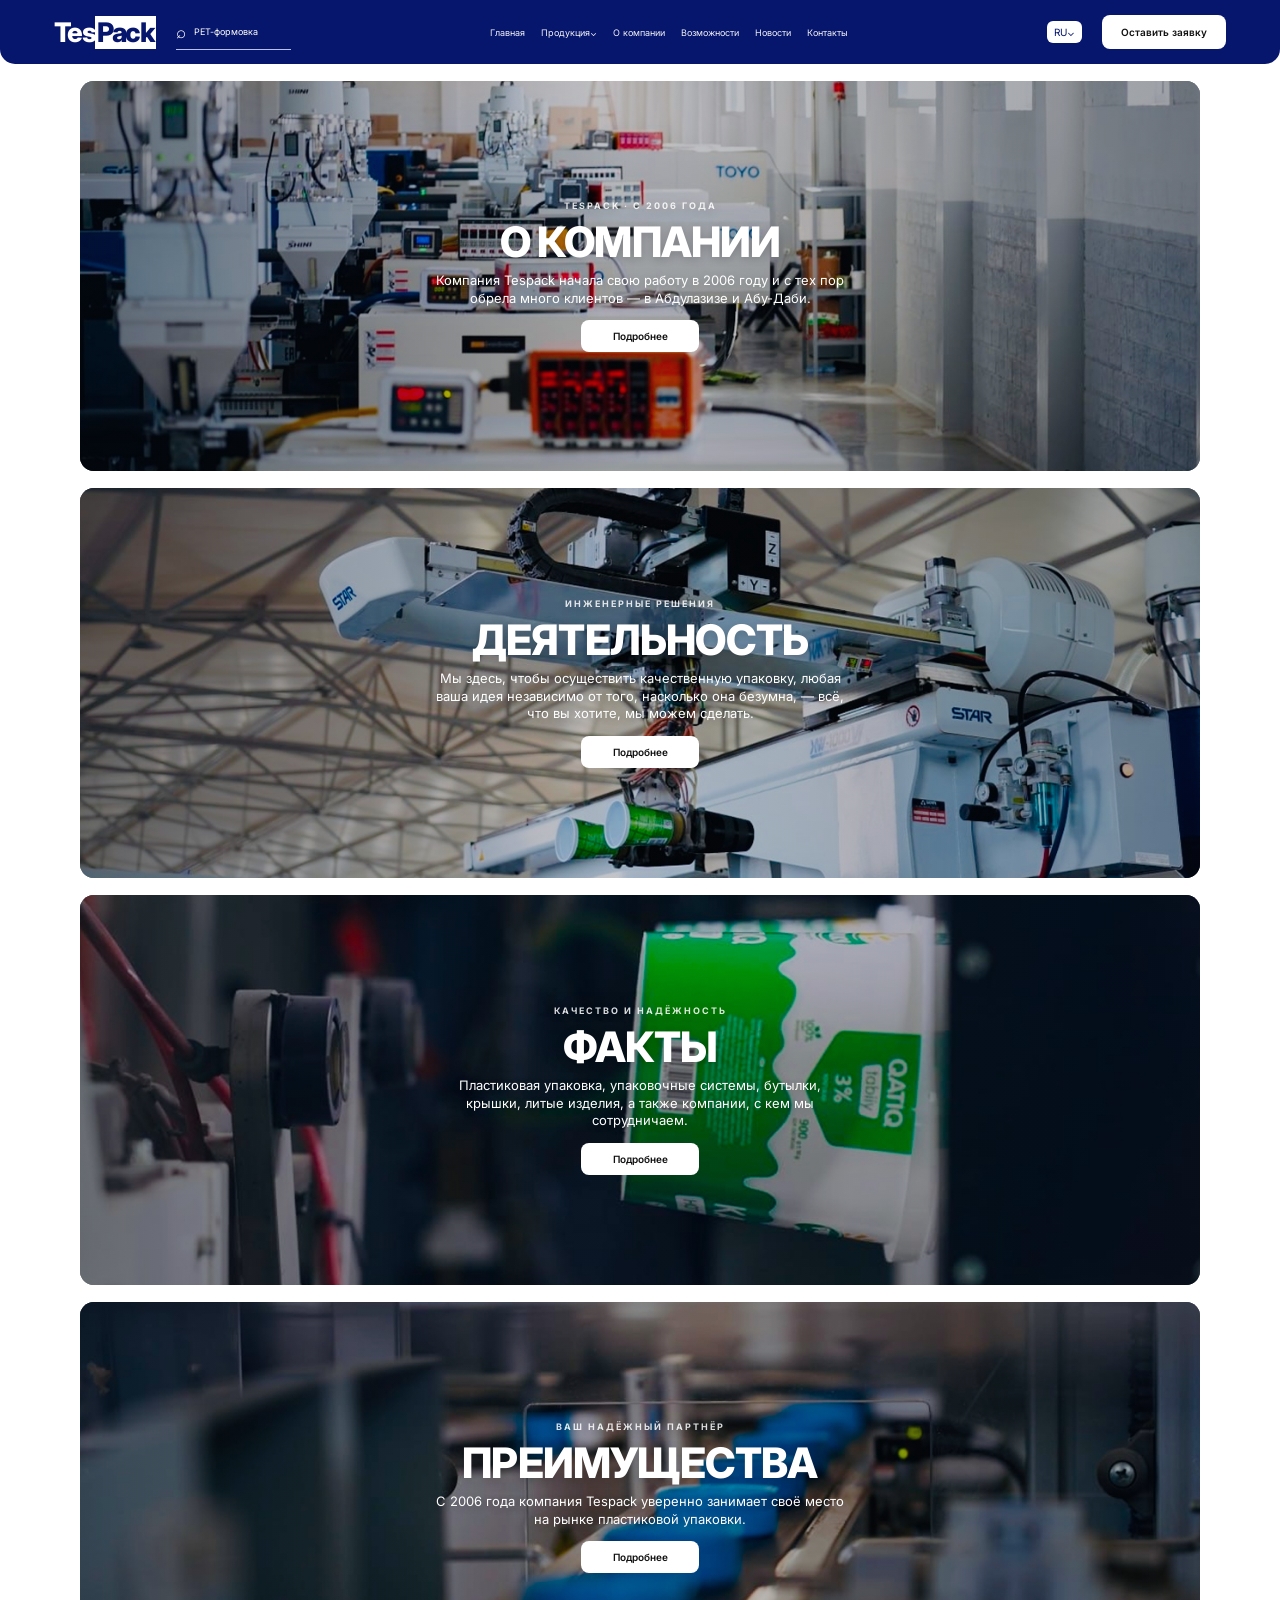
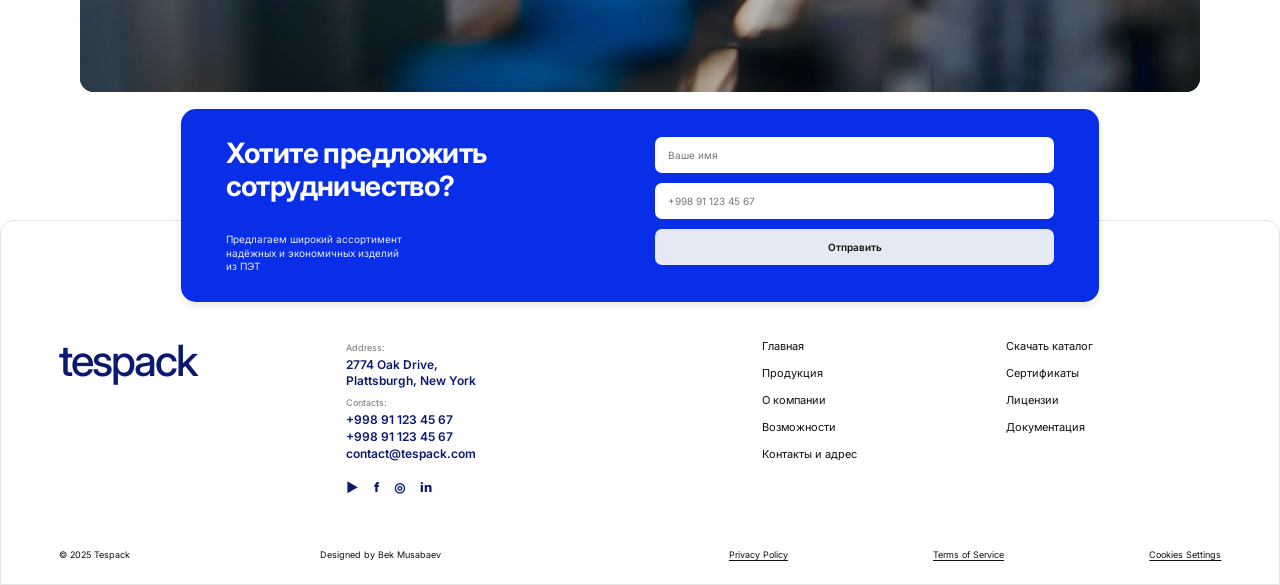
<file: index.html>
<!DOCTYPE html>
<html lang="ru">
<head>
  <meta charset="UTF-8">
  <meta name="viewport" content="width=device-width, initial-scale=1.0">
  <title>Tespack — Упаковочное оборудование</title>
  <link rel="stylesheet" href="css/style.css">
</head>
<body>
  <header class="header">
    <a class="logo" href="index.html" aria-label="Tespack">Tes<span>Pack</span></a>
    <div class="search"><span>⌕</span><span>РЕТ-формовка</span></div>
    <nav class="nav">
      <a href="index.html">Главная</a>
      <a href="about.html">Продукция⌄</a>
      <a href="facts.html">О компании</a>
      <a href="benefits.html">Возможности</a>
      <a href="news.html">Новости</a>
      <a href="contacts.html">Контакты</a>
    </nav>
    <span class="language">RU⌄</span>
    <a class="header-btn" href="#contact-form">Оставить заявку</a>
  </header>

  <main id="home" class="main">
    <section class="feature feature-about" id="about">
      <img class="feature-photo" src="./public/images/about-1.png" alt="Оборудование на производстве пластиковой упаковки">
      <div class="feature-content">
        <p class="eyebrow">TESPACK · С 2006 ГОДА</p>
        <h1>О КОМПАНИИ</h1>
        <p>Компания Tespack начала свою работу в 2006 году и с тех пор обрела много клиентов — в Абдулазизе и Абу-Даби.</p>
        <a class="pill-btn" href="#contact-form">Подробнее</a>
      </div>
    </section>

    <section class="feature feature-work" id="products">
      <img class="feature-photo" src="./public/images/about-3.png" alt="Автоматическая упаковочная линия">
      <div class="feature-content">
        <p class="eyebrow">ИНЖЕНЕРНЫЕ РЕШЕНИЯ</p>
        <h2>ДЕЯТЕЛЬНОСТЬ</h2>
        <p>Мы здесь, чтобы осуществить качественную упаковку, любая ваша идея независимо от того, насколько она безумна, — всё, что вы хотите, мы можем сделать.</p>
        <a class="pill-btn" href="#features">Подробнее</a>
      </div>
    </section>

    <section class="feature feature-facts" id="news">
      <img class="feature-photo" src="./public/images/about-2.png" alt="Синие пластиковые ёмкости на конвейере">
      <div class="feature-content">
        <p class="eyebrow">КАЧЕСТВО И НАДЁЖНОСТЬ</p>
        <h2>ФАКТЫ</h2>
        <p>Пластиковая упаковка, упаковочные системы, бутылки, крышки, литые изделия, а также компании, с кем мы сотрудничаем.</p>
        <a class="pill-btn" href="#contacts">Подробнее</a>
      </div>
    </section>

    <section class="feature feature-benefits" id="features">
      <img class="feature-photo" src="./public/images/about-4.png" alt="Маркировка пластиковой упаковки на производстве">
      <div class="feature-content">
        <p class="eyebrow">ВАШ НАДЁЖНЫЙ ПАРТНЁР</p>
        <h2>ПРЕИМУЩЕСТВА</h2>
        <p>С 2006 года компания Tespack уверенно занимает своё место на рынке пластиковой упаковки.</p>
        <a class="pill-btn" href="#contact-form">Подробнее</a>
      </div>
    </section>

    <section class="contact-card" id="contact-form">
      <div class="contact-copy">
        <h2>Хотите предложить<br>сотрудничество?</h2>
        <p>Предлагаем широкий ассортимент<br>надёжных и экономичных изделий<br>из ПЭТ</p>
      </div>
      <form class="contact-form">
        <label><span>Ваше имя</span><input type="text" placeholder="Ваше имя"></label>
        <label><span>Телефон</span><input type="tel" placeholder="+998 91 123 45 67"></label>
        <button type="button">Отправить</button>
      </form>
    </section>
  </main>

  <footer class="footer" id="contacts">
    <div class="footer-main">
      <a class="footer-logo" href="index.html">tespack</a>
      <div class="footer-info">
        <small>Address:</small>
        <strong>2774 Oak Drive,<br>Plattsburgh, New York</strong>
        <small>Contacts:</small>
        <strong>+998 91 123 45 67<br>+998 91 123 45 67<br>contact@tespack.com</strong>
        <div class="socials"><a href="#">▶</a><a href="#">f</a><a href="#">◎</a><a href="#">in</a></div>
      </div>
      <nav class="footer-links">
        <a href="index.html">Главная</a><a href="about.html">Продукция</a><a href="facts.html">О компании</a><a href="benefits.html">Возможности</a><a href="contacts.html">Контакты и адрес</a>
      </nav>
      <nav class="footer-links">
        <a href="#">Скачать каталог</a><a href="#">Сертификаты</a><a href="#">Лицензии</a><a href="#">Документация</a>
      </nav>
    </div>
    <div class="footer-bottom">
      <span>© 2025 Tespack</span><span>Designed by Bek Musabaev</span>
      <div><a href="#">Privacy Policy</a><a href="#">Terms of Service</a><a href="#">Cookies Settings</a></div>
    </div>
  </footer>
</body>
</html>
</file>
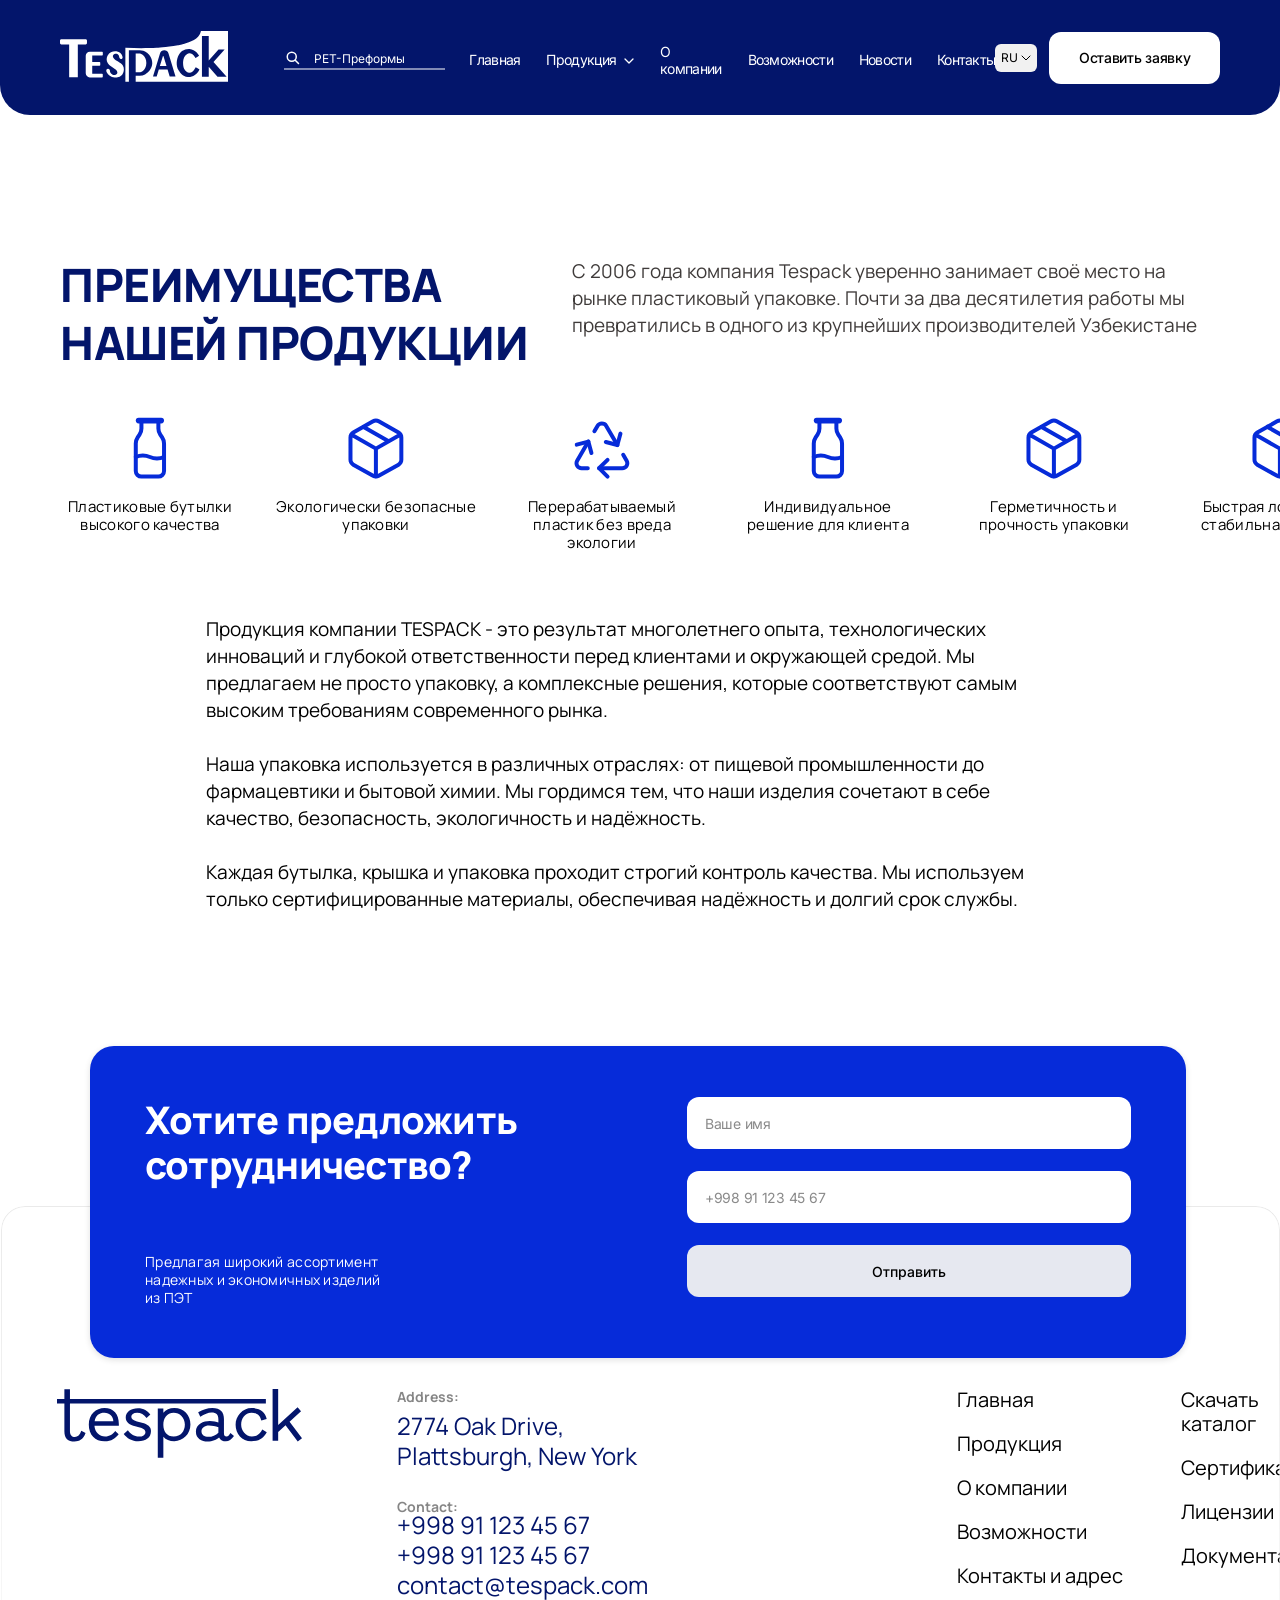
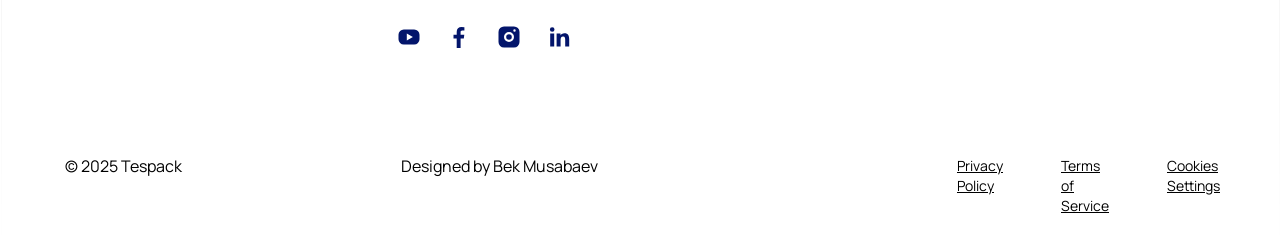
<file: benefits.html>
<!DOCTYPE html>
<html lang="ru">
<head>
    <meta charset="UTF-8">
    <meta name="viewport" content="width=device-width, initial-scale=1.0">
    <title>Tespack — Преимущества нашей продукции</title>
    <link rel="preconnect" href="https://fonts.googleapis.com">
    <link rel="preconnect" href="https://fonts.gstatic.com" crossorigin>
    <link href="https://fonts.googleapis.com/css2?family=Inter:wght@400;500&family=Manrope:wght@400;500;700;800&display=swap" rel="stylesheet">
    <link rel="stylesheet" href="./css/benefits.css">
</head>
<body>
    <header class="header">
        <a href="index.html" class="header__logo">
            <img src="public/images/logo.svg" alt="Tespack" width="168" height="51">
        </a>

        <button class="burger" type="button" aria-label="Открыть меню" aria-expanded="false">
            <span></span><span></span>
        </button>

        <label class="search">
            <svg class="search__icon" width="14" height="14" viewBox="0 0 14 14" fill="none">
                <circle cx="5.75" cy="5.75" r="4.5" stroke="currentColor" stroke-width="1.5"/>
                <path d="M9.25 9.25L12.5 12.5" stroke="currentColor" stroke-width="1.5" stroke-linecap="round"/>
            </svg>
            <input class="search__input" type="text" placeholder="PET-Преформы">
        </label>

        <nav class="nav">
            <a href="index.html" class="nav__link">Главная</a>
            <a href="about.html" class="nav__link nav__link--dropdown">
                Продукция
                <svg width="10" height="6" viewBox="0 0 10 6" fill="none">
                    <path d="M1 1L5 5L9 1" stroke="currentColor" stroke-width="1.3" stroke-linecap="round" stroke-linejoin="round"/>
                </svg>
            </a>
            <a href="facts.html" class="nav__link">О компании</a>
            <a href="benefits.html" class="nav__link" aria-current="page">Возможности</a>
            <a href="news.html" class="nav__link">Новости</a>
            <a href="contacts.html" class="nav__link">Контакты</a>
        </nav>

        <button class="lang" type="button">
            RU
            <svg width="10" height="6" viewBox="0 0 10 6" fill="none">
                <path d="M1 1L5 5L9 1" stroke="currentColor" stroke-width="1" stroke-linecap="round" stroke-linejoin="round"/>
            </svg>
        </button>

        <a href="#contact" class="header__btn">Оставить заявку</a>
    </header>

    <main>
        <section class="benefits">
            <div class="benefits__top">
                <h1 class="benefits__title">Преимущества <br>нашей продукции</h1>
                <p class="benefits__lead">
                    С 2006 года компания Tespack уверенно занимает своё место на рынке пластиковый упаковке.
                    Почти за два десятилетия работы мы превратились в одного из крупнейших производителей Узбекистане
                </p>
            </div>

            <ul class="benefits__list">
                <li class="benefits__item">
                    <img src="public/images/benefits/1.svg" alt="" width="68" height="68">
                    <p>Пластиковые бутылки<br>высокого качества</p>
                </li>
                <li class="benefits__item">
                    <img src="public/images/benefits/3.svg" alt="" width="68" height="68">
                    <p>Экологически безопасные<br>упаковки</p>
                </li>
                <li class="benefits__item">
                    <img src="public/images/benefits/5.svg" alt="" width="68" height="68">
                    <p>Перерабатываемый<br>пластик без вреда<br>экологии</p>
                </li>
                <li class="benefits__item">
                    <img src="public/images/benefits/2.svg" alt="" width="68" height="68">
                    <p>Индивидуальное<br>решение для клиента</p>
                </li>
                <li class="benefits__item">
                    <img src="public/images/benefits/4.svg" alt="" width="68" height="68">
                    <p>Герметичность и<br>прочность упаковки</p>
                </li>
                <li class="benefits__item">
                    <img src="public/images/benefits/4.svg" alt="" width="68" height="68">
                    <p>Быстрая логистика и<br>стабильная поставка</p>
                </li>
            </ul>

            <div class="benefits__text">
                <p>
                    Продукция компании TESPACK - это результат многолетнего опыта, технологических инноваций и глубокой
                    ответственности перед клиентами и окружающей средой. Мы предлагаем не просто упаковку, а комплексные
                    решения, которые соответствуют самым высоким требованиям современного рынка.
                </p>
                <p>
                    Наша упаковка используется в различных отраслях: от пищевой промышленности до фармацевтики и бытовой
                    химии. Мы гордимся тем, что наши изделия сочетают в себе качество, безопасность, экологичность и надёжность.
                </p>
                <p>
                    Каждая бутылка, крышка и упаковка проходит строгий контроль качества. Мы используем только
                    сертифицированные материалы, обеспечивая надёжность и долгий срок службы.
                </p>
            </div>
        </section>

        <section class="cta" id="contact">
            <div class="cta__info">
                <h2 class="cta__title">Хотите предложить <br>сотрудничество?</h2>
                <p class="cta__text">Предлагая широкий ассортимент<br> надежных и экономичных изделий<br> из ПЭТ</p>
            </div>
            <form class="cta__form">
                <input class="cta__input" type="text" name="name" placeholder="Ваше имя">
                <input class="cta__input" type="tel" name="phone" placeholder="+998 91 123 45 67">
                <button class="cta__btn" type="submit">Отправить</button>
            </form>
        </section>
    </main>

    <footer class="footer">
        <div class="footer__grid">
            <a href="index.html" class="footer__logo">
                <img src="public/images/logo-2.svg" alt="Tespack" width="245" height="69">
            </a>

            <div class="footer__contacts">
                <span class="footer__label">Address:</span>
                <address class="footer__address">2774 Oak Drive,<br>Plattsburgh, New York</address>

                <span class="footer__label footer__label--contact">Contact:</span>
                <a href="tel:+998911234567" class="footer__contact">+998 91 123 45 67</a>
                <a href="tel:+998911234567" class="footer__contact">+998 91 123 45 67</a>
                <a href="mailto:contact@tespack.com" class="footer__contact">contact@tespack.com</a>

                <div class="footer__socials">
                    <a href="#" aria-label="YouTube">
                        <svg width="24" height="24" viewBox="0 0 24 24" fill="currentColor"><path d="M17.2 4.5H6.8A5.3 5.3 0 0 0 1.5 9.8v4.4a5.3 5.3 0 0 0 5.3 5.3h10.4a5.3 5.3 0 0 0 5.3-5.3V9.8a5.3 5.3 0 0 0-5.3-5.3Zm-7.4 11V8.5l6.1 3.5-6.1 3.5Z"/></svg>
                    </a>
                    <a href="#" aria-label="Facebook">
                        <svg width="24" height="24" viewBox="0 0 24 24" fill="currentColor"><path d="M13.6 23V13.4h3.2l.5-3.7h-3.7V7.3c0-1.1.3-1.8 1.8-1.8h2V2.2A26 26 0 0 0 14.5 2c-2.9 0-4.8 1.8-4.8 5v2.7H6.5v3.7h3.2V23h3.9Z"/></svg>
                    </a>
                    <a href="#" aria-label="Instagram">
                        <svg width="24" height="24" viewBox="0 0 24 24" fill="currentColor"><path d="M17 1.5H7A5.5 5.5 0 0 0 1.5 7v10A5.5 5.5 0 0 0 7 22.5h10a5.5 5.5 0 0 0 5.5-5.5V7A5.5 5.5 0 0 0 17 1.5ZM12 17a5 5 0 1 1 0-10 5 5 0 0 1 0 10Zm5.5-10.3a1.2 1.2 0 1 1 0-2.4 1.2 1.2 0 0 1 0 2.4ZM12 9.2a2.8 2.8 0 1 0 0 5.6 2.8 2.8 0 0 0 0-5.6Z"/></svg>
                    </a>
                    <a href="#" aria-label="LinkedIn">
                        <svg width="24" height="24" viewBox="0 0 24 24" fill="currentColor"><path d="M3.2 8.5h4v13h-4v-13ZM5.2 2.2a2.3 2.3 0 1 1 0 4.6 2.3 2.3 0 0 1 0-4.6ZM9.7 8.5h3.8v1.8h.1c.5-1 1.8-2.1 3.8-2.1 4 0 4.8 2.7 4.8 6.1v7.2h-4v-6.4c0-1.5 0-3.5-2.1-3.5s-2.5 1.7-2.5 3.4v6.5h-4v-13Z"/></svg>
                    </a>
                </div>
            </div>

            <ul class="footer__menu">
                <li><a href="index.html">Главная</a></li>
                <li><a href="about.html">Продукция</a></li>
                <li><a href="facts.html">О компании</a></li>
                <li><a href="benefits.html">Возможности</a></li>
                <li><a href="contacts.html">Контакты и адрес</a></li>
            </ul>

            <ul class="footer__menu">
                <li><a href="#">Скачать каталог</a></li>
                <li><a href="#">Сертификаты</a></li>
                <li><a href="#">Лицензии</a></li>
                <li><a href="#">Документация</a></li>
            </ul>
        </div>

        <div class="footer__bottom">
            <span class="footer__copy">© 2025 Tespack</span>
            <span class="footer__credit">Designed by Bek Musabaev</span>
            <div class="footer__legal">
                <a href="#">Privacy Policy</a>
                <a href="#">Terms of Service</a>
                <a href="#">Cookies Settings</a>
            </div>
        </div>
    </footer>
    <script src="js/benefits.js"></script>
</body>
</html>
</file>
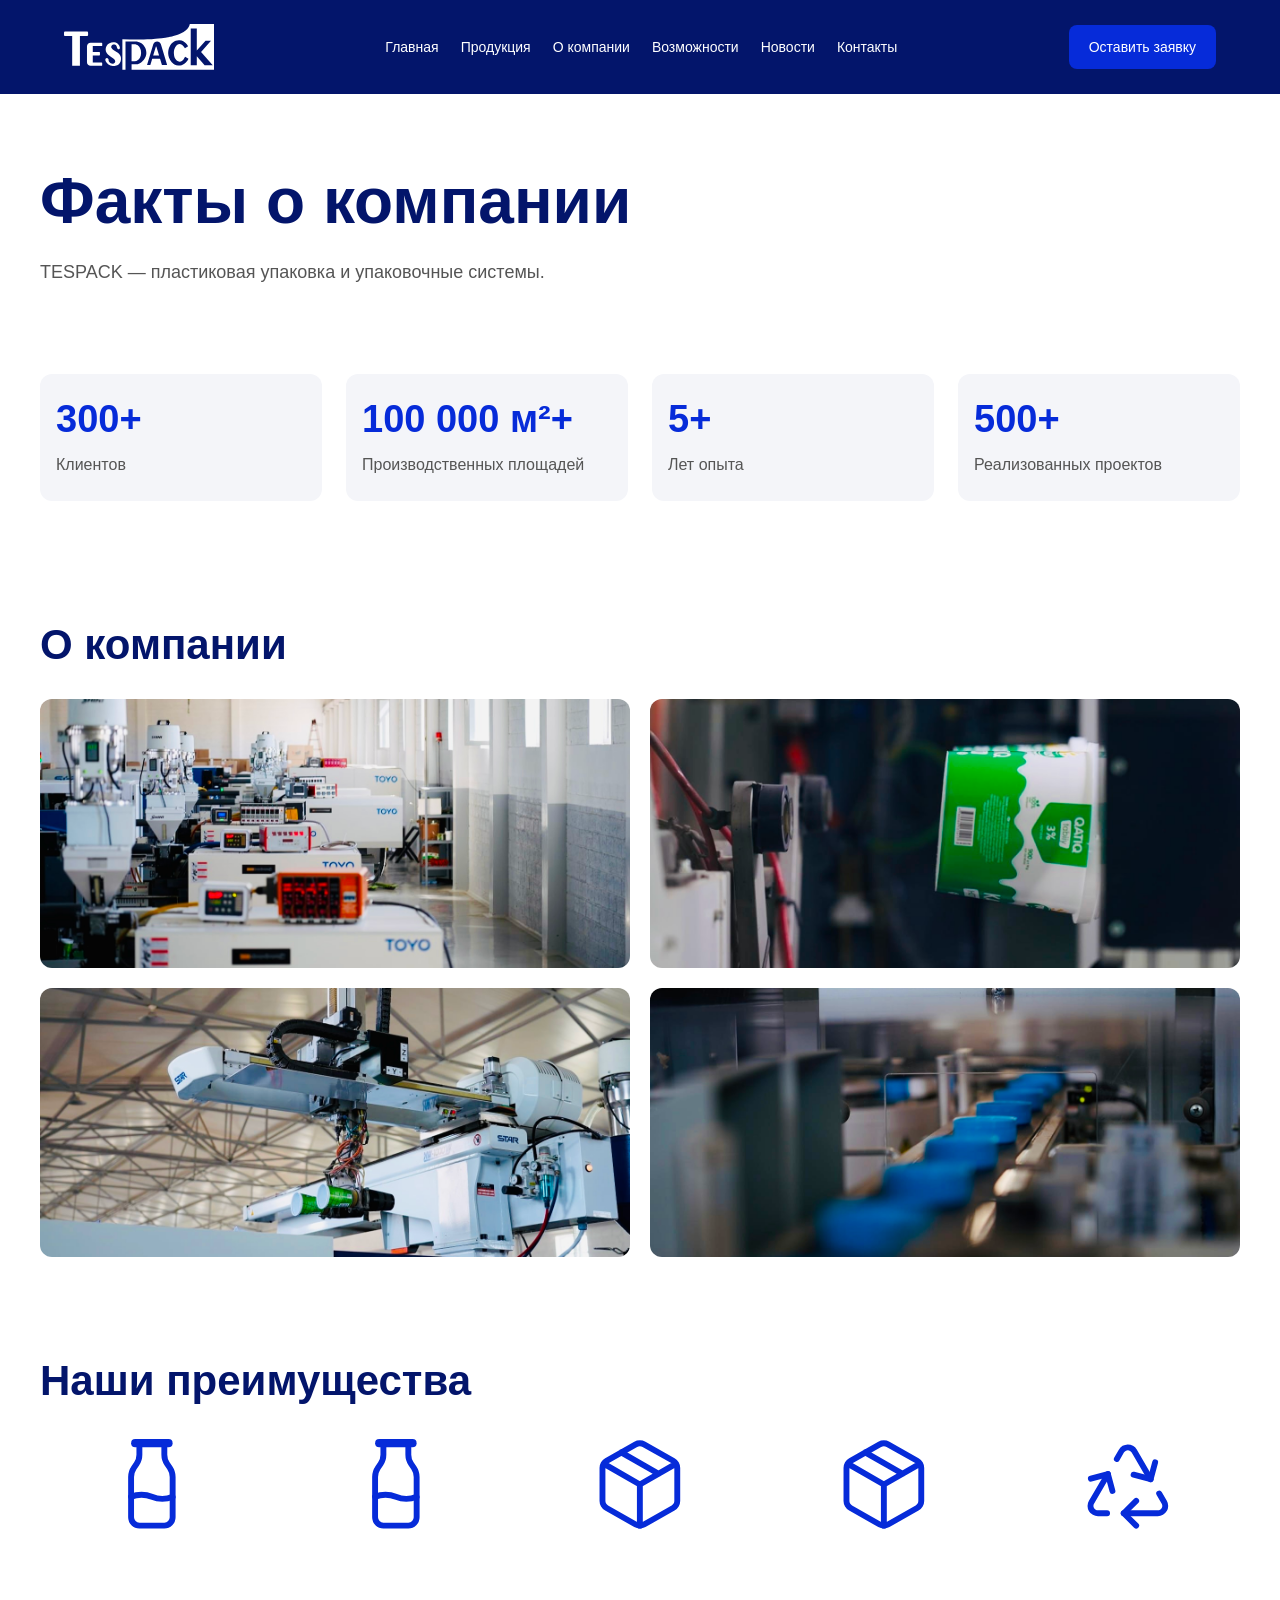
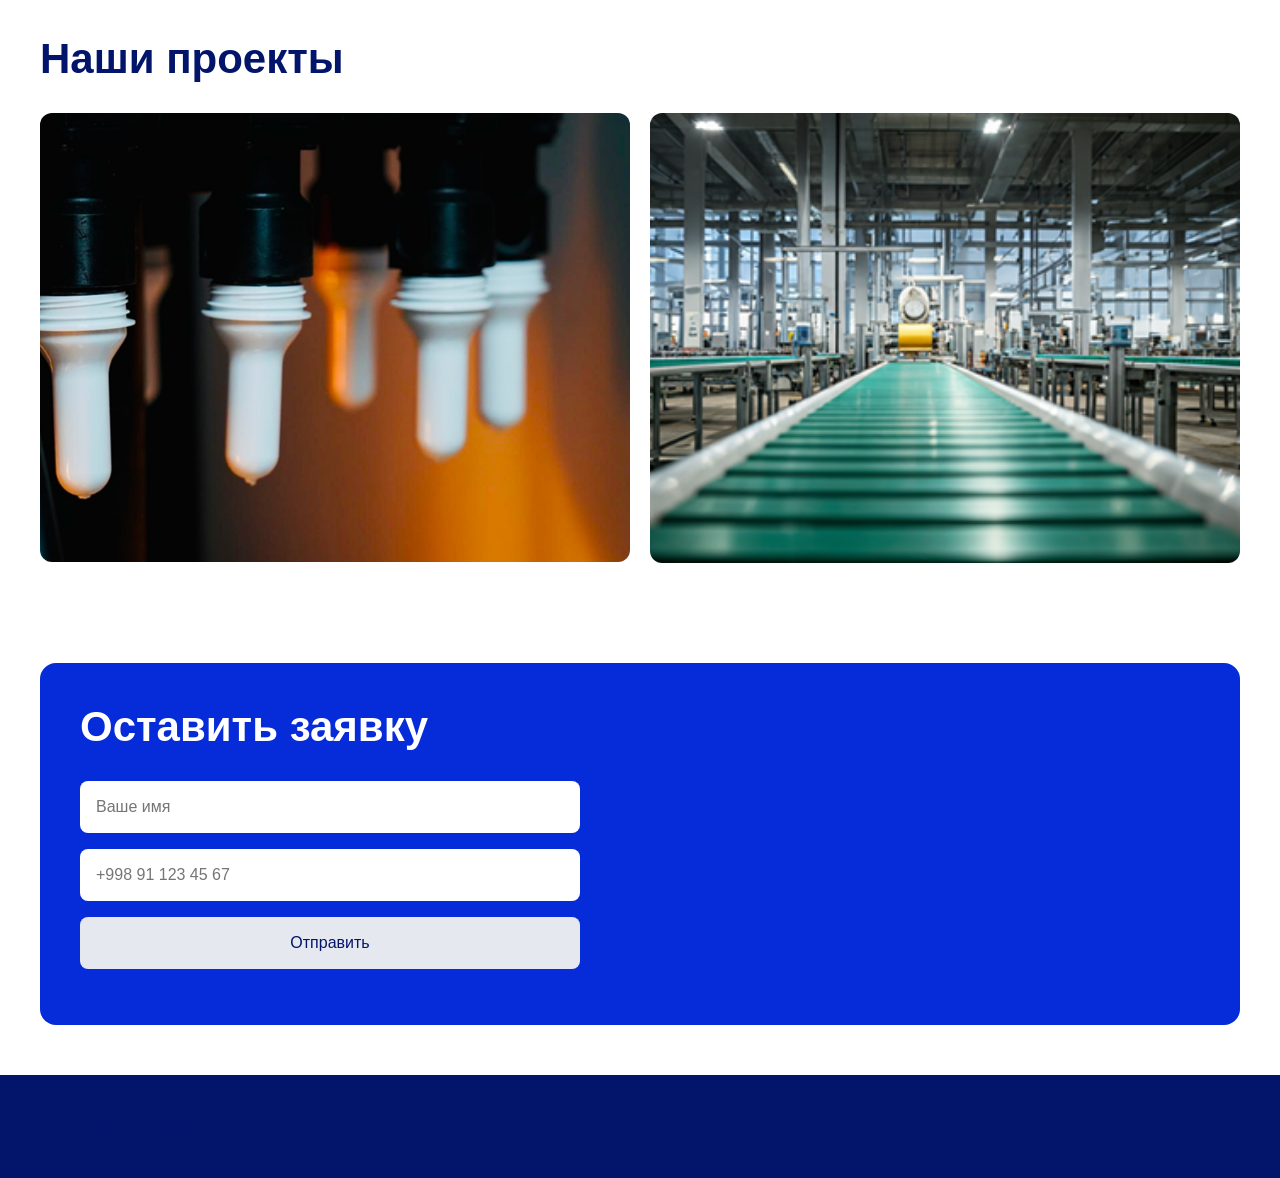
<file: facts.html>
<!DOCTYPE html>
<html lang="ru">
<head>
  <meta charset="UTF-8">
  <meta name="viewport" content="width=device-width, initial-scale=1">
  <title>Факты — TESPACK</title>
  <link rel="stylesheet" href="./css/facts.css">
</head>
<body>
  <header class="header">
    <a href="./index.html">
      <img src="./public/images/logo.svg" alt="TESPACK" class="logo">
    </a>
    <nav aria-label="Основная навигация">
      <a href="./index.html">Главная</a>
      <a href="./about.html">Продукция</a>
      <a href="./facts.html" aria-current="page">О компании</a>
      <a href="./benefits.html">Возможности</a>
      <a href="./news.html">Новости</a>
      <a href="./contacts.html">Контакты</a>
    </nav>
    <a class="request" href="#contacts">Оставить заявку</a>
  </header>

  <main>
    <section class="intro">
      <h1>Факты о компании</h1>
      <p>TESPACK — пластиковая упаковка и упаковочные системы.</p>
    </section>

    <section class="facts" aria-label="Факты о компании">
      <article>
        <h2>300+</h2>
        <p>Клиентов</p>
      </article>
      <article>
        <h2>100 000 м²+</h2>
        <p>Производственных площадей</p>
      </article>
      <article>
        <h2>5+</h2>
        <p>Лет опыта</p>
      </article>
      <article>
        <h2>500+</h2>
        <p>Реализованных проектов</p>
      </article>
    </section>

    <section class="about" id="about">
      <h2>О компании</h2>
      <div class="about-images">
        <img src="./public/images/about-1.png" alt="О компании TESPACK">
        <img src="./public/images/about-2.png" alt="Производство TESPACK">
        <img src="./public/images/about-3.png" alt="Продукция TESPACK">
        <img src="./public/images/about-4.png" alt="Работа компании">
      </div>
    </section>

    <section class="benefits" id="benefits">
      <h2>Наши преимущества</h2>
      <div class="benefit-images">
        <img src="./public/images/benefits/1.svg" alt="Преимущество 1">
        <img src="./public/images/benefits/2.svg" alt="Преимущество 2">
        <img src="./public/images/benefits/3.svg" alt="Преимущество 3">
        <img src="./public/images/benefits/4.svg" alt="Преимущество 4">
        <img src="./public/images/benefits/5.svg" alt="Преимущество 5">
      </div>
    </section>

    <section class="projects" id="products">
      <h2>Наши проекты</h2>
      <div class="project-images">
        <img src="./public/images/realize-1.png" alt="Реализованный проект">
        <img src="./public/images/realize-2.png" alt="Реализованный проект">
      </div>
    </section>

    <section class="contacts" id="contacts">
      <h2>Оставить заявку</h2>
      <form id="contact-form">
        <input id="name" name="name" placeholder="Ваше имя" autocomplete="name" required>
        <input id="phone" name="phone" type="tel" placeholder="+998 91 123 45 67" autocomplete="tel" required>
        <button type="submit">Отправить</button>
        <p id="form-status" role="status"></p>
      </form>
    </section>
  </main>

  <footer id="news">
    <img src="./public/images/logo-2.svg" alt="TESPACK" class="logo">
  </footer>

  <script src="./js/facts.js"></script>
</body>
</html>
</file>
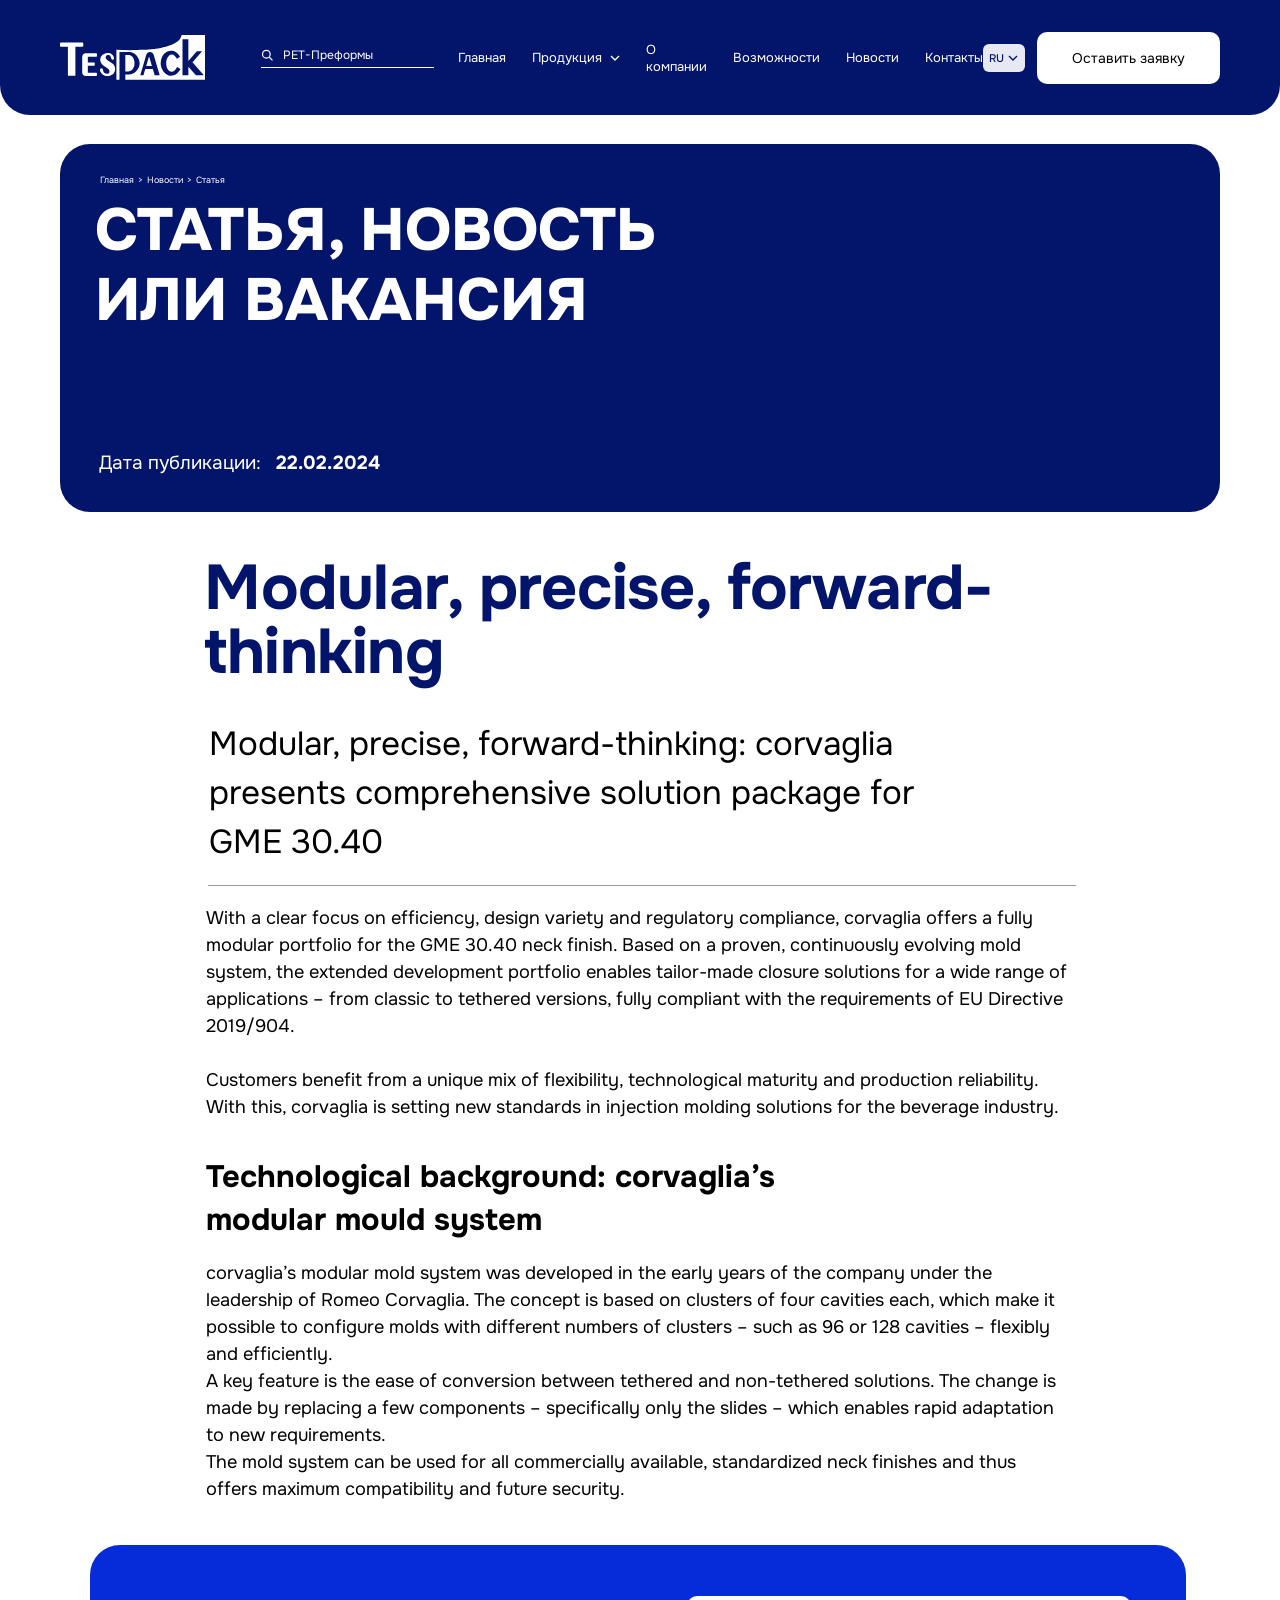
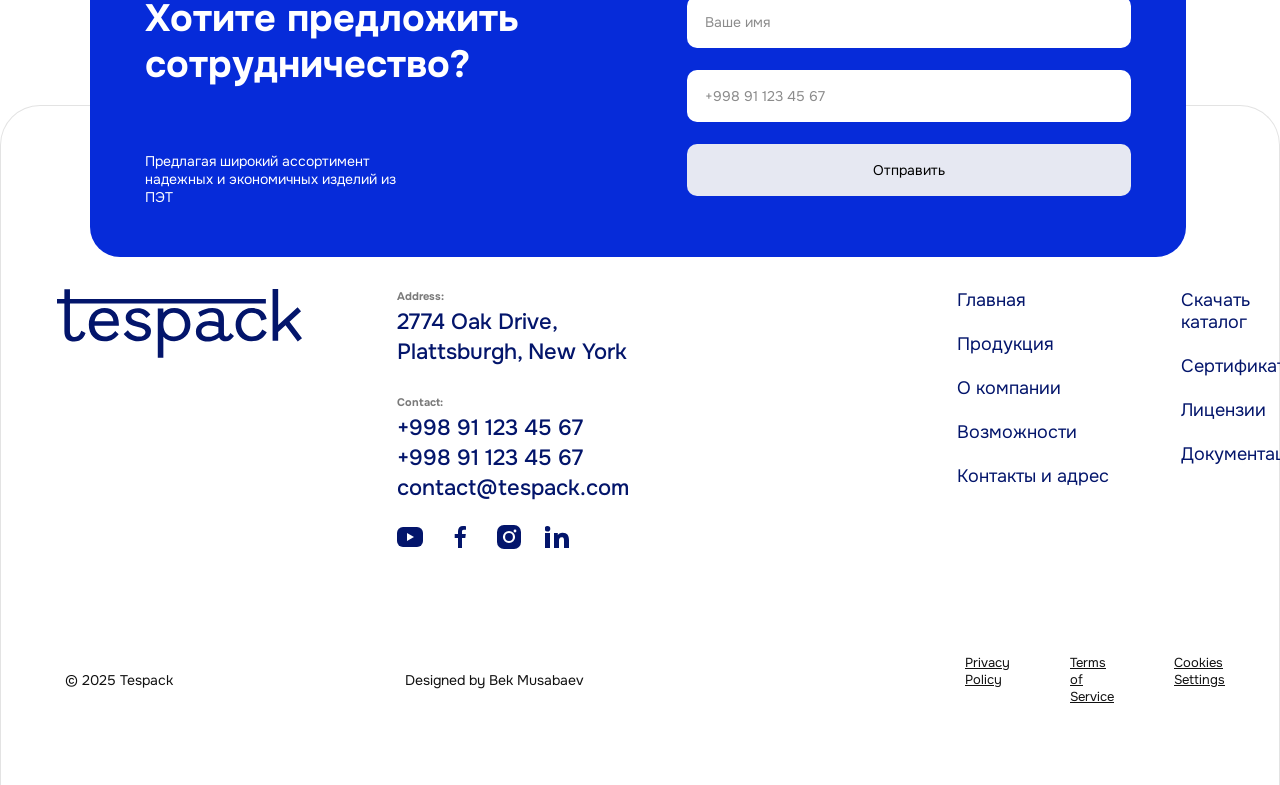
<file: news.html>
<!DOCTYPE html>
<html lang="ru">
<head>
  <meta charset="UTF-8">
  <meta name="viewport" content="width=device-width, initial-scale=1">
  <title>Tespack — Статья</title>
  <link rel="preconnect" href="https://fonts.googleapis.com">
  <link rel="preconnect" href="https://fonts.gstatic.com" crossorigin>
  <link href="https://fonts.googleapis.com/css2?family=Onest:wght@400;500;600;700;800&display=swap" rel="stylesheet">
  <link rel="stylesheet" href="./css/news.css">
</head>
<body>

  <header class="header">
    <button class="burger" type="button" aria-label="Меню"><span></span><span></span></button>
    <a href="index.html" class="header__logo"><img src="public/images/logo.svg" alt="Tespack"></a>

    <label class="search">
      <svg width="14" height="14" viewBox="0 0 16 16" fill="none" stroke="#fff" stroke-width="1.6"><circle cx="7" cy="7" r="5"/><path d="M11 11l4 4"/></svg>
      <input type="text" placeholder="PET-Преформы">
    </label>

    <nav class="nav">
      <a href="index.html">Главная</a>
      <a href="about.html" class="nav__drop">Продукция
        <svg width="10" height="6" viewBox="0 0 10 6" fill="none" stroke="#fff" stroke-width="1.4"><path d="M1 1l4 4 4-4"/></svg>
      </a>
      <a href="facts.html">О компании</a>
      <a href="benefits.html">Возможности</a>
      <a href="news.html">Новости</a>
      <a href="contacts.html">Контакты</a>
    </nav>

    <button class="lang" type="button">RU
      <svg width="10" height="6" viewBox="0 0 10 6" fill="none" stroke="currentColor" stroke-width="1.4"><path d="M1 1l4 4 4-4"/></svg>
    </button>
    <a href="#" class="btn-white">Оставить заявку</a>
  </header>

  <section class="hero">
    <div class="breadcrumbs">
      <a href="index.html">Главная</a> <span>&gt;</span> <a href="news.html">Новости</a> <span>&gt;</span> <a href="#">Статья</a>
    </div>
    <div class="breadcrumbs breadcrumbs--m">
      <a href="index.html">Главная</a> <span>&gt;</span><a href="contacts.html">Контакты и локация</a>
    </div>
    <h1 class="hero__title">Статья, новость<br>или вакансия</h1>
    <p class="hero__text">Пластиковые изделия, полимерные покрытия, PET-Преформы и многое другое в одном каталоге.</p>
    <p class="hero__date">Дата публикации: <b>22.02.2024</b></p>
  </section>

  <main class="article">
    <h2 class="article__title">Modular, precise, forward-thinking</h2>
    <p class="article__lead">Modular, precise, forward-thinking: corvaglia<br class="br-d"> presents comprehensive solution package for<br class="br-d"> GME 30.40</p>
    <hr>

    <p>With a clear focus on efficiency, design variety and regulatory compliance, corvaglia offers a fully<br class="br-d"> modular portfolio for the GME 30.40 neck finish. Based on a proven, continuously evolving mold<br class="br-d"> system, the extended development portfolio enables tailor-made closure solutions for a wide range of<br class="br-d"> applications – from classic to tethered versions, fully compliant with the requirements of EU Directive<br class="br-d"> 2019/904.</p>

    <p>Customers benefit from a unique mix of flexibility, technological maturity and production reliability.<br class="br-d"> With this, corvaglia is setting new standards in injection molding solutions for the beverage industry.</p>

    <h3>Technological background: corvaglia’s<br class="br-d"> modular mould system</h3>

    <p>corvaglia’s modular mold system was developed in the early years of the company under the<br class="br-d"> leadership of Romeo Corvaglia. The concept is based on clusters of four cavities each, which make it<br class="br-d"> possible to configure molds with different numbers of clusters – such as 96 or 128 cavities – flexibly<br class="br-d"> and efficiently.<br>
    A key feature is the ease of conversion between tethered and non-tethered solutions. The change is<br class="br-d"> made by replacing a few components – specifically only the slides – which enables rapid adaptation<br class="br-d"> to new requirements.<br>
    The mold system can be used for all commercially available, standardized neck finishes and thus<br class="br-d"> offers maximum compatibility and future security.</p>
  </main>

  <footer class="footer">
    <section class="cta">
      <div class="cta__text">
        <h2>Хотите предложить сотрудничество?</h2>
        <p>Предлагая широкий ассортимент надежных и экономичных изделий из ПЭТ</p>
      </div>
      <form class="cta__form">
        <input type="text" placeholder="Ваше имя">
        <input type="tel" placeholder="+998 91 123 45 67">
        <button type="submit">Отправить</button>
      </form>
    </section>

    <div class="footer__main">
      <a href="index.html" class="footer__logo"><img src="public/images/logo-2.svg" alt="Tespack"></a>

      <div class="footer__info">
        <div class="footer__addr">
          <span class="label">Address:</span>
          <p class="big">2774 Oak Drive,<br>Plattsburgh, New York</p>
        </div>

        <div class="footer__contact">
        <span class="label label--contact">Contact:</span>
        <a href="tel:+998911234567" class="big">+998 91 123 45 67</a>
        <a href="tel:+998911234567" class="big">+998 91 123 45 67</a>
        <a href="mailto:contact@tespack.com" class="big">contact@tespack.com</a>

        <div class="socials">
          <a href="#" aria-label="YouTube"><svg width="26" height="20" viewBox="0 0 26 20" preserveAspectRatio="none"><rect width="26" height="20" rx="6" fill="currentColor"/><path d="M10 6l7 4-7 4z" fill="#fff"/></svg></a>
          <a href="#" aria-label="Facebook"><svg width="26" height="22" viewBox="0 0 12 22"><path d="M8 22V12h3.3l.5-4H8V5.600c0-1.100.3-1.900 1.900-1.900H12V.2C11.600.1 10.400 0 9 0 6 0 4 1.800 4 5.100V8H.7v4H4v10z" fill="currentColor"/></svg></a>
          <a href="#" aria-label="Instagram"><svg width="24" height="24" viewBox="0 0 24 24" preserveAspectRatio="none"><rect width="24" height="24" rx="7" fill="currentColor"/><circle cx="12" cy="12" r="5" fill="none" stroke="#fff" stroke-width="2.200"/><circle cx="18" cy="6" r="1.400" fill="#fff"/></svg></a>
          <a href="#" aria-label="LinkedIn"><svg width="24" height="22" viewBox="0 0 24 22" preserveAspectRatio="none"><path d="M0 7h5v15H0zM2.500 0a2.800 2.800 0 110 5.600A2.800 2.800 0 012.500 0zM8 7h4.800v2.100C13.500 7.800 15.100 6.700 17.500 6.700 22.500 6.700 24 9.800 24 14.200V22h-5v-7c0-1.700 0-3.800-2.300-3.800S14 13 14 15v7H9V7z" fill="currentColor"/></svg></a>
        </div>
        </div>
      </div>

      <nav class="footer__nav">
        <a href="index.html">Главная</a>
        <a href="about.html">Продукция</a>
        <a href="facts.html">О компании</a>
        <a href="benefits.html">Возможности</a>
        <a href="contacts.html">Контакты и адрес</a>
      </nav>
      <nav class="footer__nav">
        <a href="#">Скачать каталог</a>
        <a href="#">Сертификаты</a>
        <a href="#">Лицензии</a>
        <a href="#">Документация</a>
      </nav>
    </div>

    <div class="footer__bottom">
      <span>© 2025 Tespack</span>
      <span>Designed by Bek Musabaev</span>
      <div class="legal">
        <a href="#">Privacy Policy</a>
        <a href="#">Terms of Service</a>
        <a href="#">Cookies Settings</a>
      </div>
    </div>
  </footer>

</body>
</html>
</file>
<file: css/style.css>
@import url('https://fonts.googleapis.com/css2?family=Inter:wght@400;500;600;700;800&display=swap');

:root {
  --navy: #07166d;
  --blue: #092ee8;
  --text: #0b1a70;
  --muted: #66708a;
}
* { box-sizing: border-box; }
html { scroll-behavior: smooth; }
body {
  margin: 0;
  background: #fff;
  color: #111;
  font-family: Inter, Arial, sans-serif;
}
a { color: inherit; text-decoration: none; }
.header {
  min-height: 64px;
  padding: 12px 4.2%;
  display: flex;
  align-items: center;
  gap: 20px;
  background: var(--navy);
  color: #fff;
  border-radius: 0 0 15px 15px;
}
.logo {
  color: white;
  font-size: 27px;
  line-height: 1;
  font-weight: 800;
  letter-spacing: -1.5px;
  white-space: nowrap;
}
.logo span { background: white; color: var(--navy); padding: 0 2px; }
.search {
  display: flex;
  align-items: center;
  gap: 8px;
  min-width: 115px;
  padding: 7px 0;
  border-bottom: 1px solid #b9c2ef;
  color: #fff;
  font-size: 9px;
  white-space: nowrap;
}
.search span:first-child { font-size: 17px; }
.nav { display: flex; align-items: center; justify-content: center; gap: 16px; flex: 1; }
.nav a { font-size: 9px; white-space: nowrap; opacity: .95; }
.nav a:hover, .footer-links a:hover { opacity: .7; }
.language { font-size: 10px; background: #fff; color: var(--navy); border-radius: 6px; padding: 5px 7px; white-space: nowrap; }
.header-btn {
  font-size: 10px; font-weight: 600; color: #111; background: #fff;
  border-radius: 8px; padding: 11px 19px; white-space: nowrap;
}
.main { width: min(92%, 1120px); margin: 17px auto 0; }
 .feature {
  min-height: 330px;
  height: clamp(300px, 34vw, 390px);
  position: relative;
  overflow: hidden;
  display: grid;
  place-items: center;
  margin-bottom: 17px;
  border-radius: 14px;
  isolation: isolate;
  background: #293c51;
}
.feature-photo {
  position: absolute;
  inset: 0;
  z-index: -2;
  width: 100%;
  height: 100%;
  object-fit: cover;
  object-position: center;
  transform: scale(1.01);
}
.feature::after {
  content: "";
  position: absolute;
  inset: 0;
  z-index: -1;
  background: linear-gradient(90deg, rgba(2,10,24,.43), rgba(2,10,24,.20) 48%, rgba(2,10,24,.36));
}
.feature-content {
  width: min(500px, 82%);
  text-align: center;
  color: #fff;
  text-shadow: 0 2px 10px rgba(0,0,0,.2);
}
.eyebrow { font-size: 9px; letter-spacing: 2px; font-weight: 700; margin: 0 0 9px; opacity: .85; }
.feature h1, .feature h2 { margin: 0 0 8px; font-size: clamp(28px, 4.1vw, 42px); line-height: 1.05; font-weight: 800; letter-spacing: -.8px; }
.feature-content p:not(.eyebrow) { margin: 0 auto 13px; max-width: 410px; font-size: 13px; line-height: 1.35; }
.pill-btn {
  display: inline-flex; align-items: center; justify-content: center;
  min-width: 118px; padding: 10px 20px; background: #fff; color: #111;
  border-radius: 8px; font-size: 10px; font-weight: 600; text-shadow: none;
  transition: transform .2s, background .2s;
}
.pill-btn:hover { transform: translateY(-2px); background: #e8edff; }
.contact-card {
  width: 82%; margin: 14px auto -82px; position: relative; z-index: 2;
  min-height: 172px; padding: 28px 4%; border-radius: 15px;
  display: grid; grid-template-columns: 1fr 1fr; gap: 30px;
  color: white; background: var(--blue); box-shadow: 0 4px 10px #00000018;
}
.contact-copy h2 { margin: 0; font-size: clamp(20px, 2.4vw, 28px); line-height: 1.18; letter-spacing: -.6px; }
.contact-copy p { margin: 30px 0 0; font-size: 10px; line-height: 1.35; opacity: .9; }
.contact-form { display: flex; flex-direction: column; gap: 10px; }
.contact-form label span { position: absolute; width: 1px; height: 1px; overflow: hidden; clip: rect(0,0,0,0); }
.contact-form input, .contact-form button {
  width: 100%; height: 36px; border: 0; border-radius: 7px; padding: 0 13px;
  font: inherit; font-size: 10px; outline: none;
}
.contact-form input { background: white; color: #1b2452; }
.contact-form button { cursor: pointer; background: #e6e8f4; color: #111; font-weight: 600; }
.footer {
  border: 1px solid #e4e4e4; border-radius: 14px 14px 0 0;
  padding: 118px 4.5% 24px; margin-top: 0; color: var(--text);
}
.footer-main { display: grid; grid-template-columns: 1.2fr 1.8fr 1fr 1fr; gap: 28px; align-items: start; }
.footer-logo { font-size: clamp(28px, 4vw, 43px); font-weight: 500; letter-spacing: -2px; line-height: 1; }
.footer-info { display: flex; flex-direction: column; gap: 4px; font-size: 12px; }
.footer-info small { margin-top: 3px; color: #777; font-size: 9px; }
.footer-info strong { font-weight: 600; line-height: 1.4; }
.socials { display: flex; gap: 15px; margin-top: 12px; font-weight: 800; }
.socials a { font-size: 13px; }
.footer-links { display: flex; flex-direction: column; gap: 13px; color: #111; font-size: 11px; }
.footer-bottom { margin-top: 54px; display: grid; grid-template-columns: 1fr 1.6fr 2fr; align-items: center; gap: 15px; font-size: 9px; color: #111; }
.footer-bottom div { display: flex; justify-content: space-between; gap: 12px; }
.footer-bottom a { text-decoration: underline; text-underline-offset: 2px; }

@media (max-width: 850px) {
  .header { flex-wrap: wrap; gap: 12px; padding: 14px 5%; }
  .search { margin-left: auto; }
  .nav { order: 5; flex-basis: 100%; justify-content: space-between; gap: 8px; overflow-x: auto; padding: 5px 0; }
  .nav a { font-size: 10px; }
  .header-btn { padding: 10px 12px; }
  .feature { height: 330px; min-height: 250px; }
  .contact-card { width: 92%; }
  .footer-main { grid-template-columns: 1fr 1.5fr 1fr; }
  .footer-links:last-child { grid-column: 3; }
}
@media (max-width: 560px) {
  .main { width: 92%; margin-top: 12px; }
  .header { border-radius: 0 0 12px 12px; }
  .logo { font-size: 24px; }
  .search { min-width: 95px; }
  .language { margin-left: auto; }
  .header-btn { font-size: 9px; }
  .nav { gap: 14px; justify-content: flex-start; }
  .feature { height: 270px; min-height: 250px; margin-bottom: 12px; border-radius: 11px; }
  .feature h1, .feature h2 { font-size: 29px; }
  .feature-content p:not(.eyebrow) { font-size: 11px; }
  .contact-card { grid-template-columns: 1fr; gap: 22px; margin-bottom: -60px; padding: 24px; }
  .contact-copy p { margin-top: 14px; }
  .footer { padding: 90px 6% 20px; }
  .footer-main { grid-template-columns: 1fr 1fr; gap: 26px 18px; }
  .footer-logo { font-size: 34px; }
  .footer-links:last-child { grid-column: auto; }
  .footer-bottom { grid-template-columns: 1fr 1fr; margin-top: 35px; }
  .footer-bottom div { grid-column: 1 / -1; flex-wrap: wrap; justify-content: flex-start; }
}
</file>
<file: css/benefits.css>
:root {
    --navy: #03156B;
    --blue: #062BD9;
    --text: #000;
    --text-muted: #3F3B3A;
    --gray: #868686;
    --border: #EAEAEA;
    --font: 'Manrope', sans-serif;
    --font-ui: 'Inter', sans-serif;
}

*,
*::before,
*::after {
    box-sizing: border-box;
}

body {
    margin: 0;
    font-family: var(--font);
    color: var(--text);
    background: #fff;
    -webkit-font-smoothing: antialiased;
}

h1, h2, p, ul, address {
    margin: 0;
    padding: 0;
}

ul {
    list-style: none;
}

address {
    font-style: normal;
}

a {
    color: inherit;
    text-decoration: none;
}

img,
svg {
    display: block;
}

button,
input {
    font: inherit;
    border: 0;
    outline: 0;
}

button {
    cursor: pointer;
}

/* Header */
.header {
    display: flex;
    align-items: center;
    height: 115px;
    padding: 0 60px;
    background: var(--navy);
    border-radius: 0 0 30px 30px;
    font-family: var(--font-ui);
    color: #fff;
}

.header__logo {
    margin-bottom: 2px;
}

.search {
    display: flex;
    align-items: center;
    gap: 14px;
    align-self: flex-start;
    width: 200px;
    height: 22px;
    margin: 48px 0 0 56px;
    padding: 0 0 0 2px;
    border-bottom: 2px solid rgba(255, 255, 255, 0.5);
}

.search__icon {
    flex-shrink: 0;
}

.search__input {
    width: 100%;
    padding: 0;
    background: none;
    font-size: 12px;
    color: #fff;
}

.search__input::placeholder {
    color: #fff;
}

.nav {
    display: flex;
    align-items: center;
    gap: 26px;
    margin: 4px 0 0 24px;
}

.nav__link {
    display: flex;
    align-items: center;
    gap: 8px;
    font-size: 14px;
    letter-spacing: -0.05em;
}

.nav__link--dropdown svg {
    margin-top: 2px;
}

.lang {
    display: flex;
    align-items: center;
    justify-content: center;
    gap: 3px;
    width: 48px;
    height: 28px;
    margin-left: auto;
    background: #F1F1F1;
    border-radius: 6px;
    font-family: var(--font-ui);
    font-size: 12px;
    color: #000;
}

.header__btn {
    display: flex;
    align-items: center;
    justify-content: center;
    width: 212px;
    height: 52px;
    margin-left: 12px;
    background: #fff;
    border-radius: 12px;
    font-size: 14px;
    font-weight: 500;
    letter-spacing: -0.02em;
    color: #000;
}

/* Benefits */
.benefits {
    padding: 141px 60px 0;
}

.benefits__top {
    display: grid;
    grid-template-columns: minmax(0, 1fr) 648px;
}

.benefits__title {
    font-size: 46px;
    font-weight: 800;
    line-height: 58px;
    letter-spacing: -0.01em;
    text-transform: uppercase;
    color: var(--navy);
}

.benefits__lead {
    max-width: 640px;
    margin-top: 2px;
    font-size: 19px;
    line-height: 27px;
    color: var(--text-muted);
}

.benefits__list {
    display: grid;
    grid-template-columns: repeat(6, 180px);
    justify-content: space-between;
    width: 1310px;
    margin-top: 43px;
}

.benefits__item {
    display: flex;
    flex-direction: column;
    align-items: center;
    text-align: center;
}

.benefits__item p {
    width: 226px;
    margin-top: 15px;
    font-size: 15px;
    line-height: 18px;
    letter-spacing: 0.02em;
}

.benefits__text {
    max-width: 868px;
    margin: 64px auto 0;
    padding-right: 10px;
    font-size: 19px;
    line-height: 27px;
}

.benefits__text p + p {
    margin-top: 27px;
}

/* CTA */
.cta {
    position: relative;
    z-index: 1;
    display: flex;
    justify-content: space-between;
    left: -2px;
    width: 1096px;
    min-height: 312px;
    margin: 133px auto 0;
    padding: 51px 55px 51px 55px;
    background: var(--blue);
    border-radius: 24px;
    box-shadow: 0 2px 6px rgba(0, 0, 0, 0.12);
    color: #fff;
}

.cta__info {
    display: flex;
    flex-direction: column;
    justify-content: space-between;
}

.cta__title {
    font-size: 38px;
    font-weight: 800;
    line-height: 45px;
    letter-spacing: -0.02em;
}

.cta__text {
    max-width: 255px;
    font-size: 14px;
    line-height: 18px;
    letter-spacing: 0.02em;
}

.cta__form {
    display: flex;
    flex-direction: column;
    gap: 22px;
    width: 444px;
    margin-bottom: 10px;
}

.cta__input,
.cta__btn {
    height: 52px;
    border-radius: 12px;
    font-family: var(--font-ui);
    font-size: 14px;
    letter-spacing: -0.02em;
}

.cta__input {
    padding: 0 18px;
    background: #fff;
    color: #000;
}

.cta__input::placeholder {
    color: #8A8A8A;
}

.cta__btn {
    background: #E6E8F0;
    font-weight: 500;
    letter-spacing: 0;
    color: #000;
}

/* Footer */
.footer {
    position: relative;
    margin-top: -152px;
    padding: 183px 60px 0;
    height: 645px;
}

.footer::before {
    content: '';
    position: absolute;
    inset: 0 0 0 1px;
    border: 1px solid var(--border);
    border-bottom: 0;
    border-radius: 24px 24px 0 0;
    -webkit-mask-image: linear-gradient(to bottom, #000, transparent);
    mask-image: linear-gradient(to bottom, #000, transparent);
    pointer-events: none;
}

.footer__grid {
    display: grid;
    grid-template-columns: 337px 560px 224px 1fr;
}

.footer__logo {
    margin-left: -3px;
}

.footer__contacts {
    display: flex;
    flex-direction: column;
    align-items: flex-start;
    color: var(--navy);
}

.footer__label {
    font-size: 14px;
    font-weight: 700;
    line-height: 16px;
    color: var(--gray);
}

.footer__address {
    margin-top: 6px;
    font-size: 24px;
    line-height: 30px;
}

.footer__label--contact {
    margin-top: 28px;
    margin-bottom: -5px;
}

.footer__contact {
    font-size: 24px;
    line-height: 30px;
}

.footer__socials {
    display: flex;
    gap: 26px;
    margin-top: 25px;
}

.footer__menu {
    display: flex;
    flex-direction: column;
    gap: 20px;
    margin-top: -1px;
    font-size: 20px;
    line-height: 24px;
}

.footer__bottom {
    display: grid;
    grid-template-columns: 337px 560px 1fr;
    margin-top: 107px;
    font-size: 16px;
    line-height: 20px;
}

.footer__copy {
    padding-left: 5px;
}

.footer__credit {
    padding-left: 4px;
}

.footer__legal {
    display: flex;
    gap: 58px;
    font-size: 14px;
}

.footer__legal a {
    text-decoration: underline;
}

.burger {
    display: none;
}

/* Мобильная версия 430 (iPhone 14/15 Pro Max). Числа — из макета, масштаб делает js/benefits.js (zoom) */
@media (max-width: 767px) {
    body {
        position: relative;
        width: 430px;
    }

    /* Header */
    .header {
        position: absolute;
        top: 0;
        left: 0;
        z-index: 5;
        display: block;
        width: 430px;
        height: 144px;
        padding: 0;
        border-radius: 0 0 20px 20px;
    }

    .header__logo {
        position: absolute;
        left: 152px;
        top: 78px;
        z-index: 7;
        margin: 0;
    }

    .header__logo img {
        width: 126px;
        height: 38px;
    }

    .burger {
        display: block;
        position: absolute;
        left: 21.5px;
        top: 88px;
        z-index: 7;
        width: 42px;
        height: 30px;
        padding: 0;
        background: none;
    }

    .burger span {
        position: absolute;
        left: 0;
        width: 42px;
        height: 3px;
        background: #fff;
        border-radius: 1.5px;
        transition: transform .3s, top .3s;
    }

    .burger span:nth-child(1) {
        top: 3.5px;
    }

    .burger span:nth-child(2) {
        top: 13.5px;
    }

    .is-menu-open .burger span {
        top: 8.5px;
        transform: rotate(45deg);
    }

    .is-menu-open .burger span:nth-child(2) {
        transform: rotate(-45deg);
    }

    .search,
    .nav,
    .lang,
    .header__btn {
        display: none;
    }

    /* открытое меню (в макете не нарисовано) */
    .header.is-menu-open {
        display: flex;
        flex-direction: column;
        align-items: stretch;
        gap: 16px;
        height: auto;
        padding: 136px 23px 28px;
        box-shadow: 0 12px 28px rgba(2, 15, 35, .35);
    }

    .is-menu-open .search {
        display: flex;
        align-self: stretch;
        width: auto;
        height: 30px;
        margin: 0;
    }

    .is-menu-open .nav {
        display: flex;
        flex-direction: column;
        align-items: flex-start;
        gap: 14px;
        margin: 0;
    }

    .is-menu-open .nav__link {
        font-size: 18px;
    }

    .is-menu-open .lang {
        display: flex;
        margin: 0;
    }

    .is-menu-open .header__btn {
        display: flex;
        width: auto;
        height: 46px;
        margin: 0;
        border-radius: 9px;
    }

    /* Benefits */
    .benefits {
        padding: 227px 23px 0;
    }

    .benefits__top {
        display: block;
    }

    .benefits__title {
        font-size: 36px;
        line-height: 120%;
    }

    .benefits__lead {
        max-width: none;
        margin-top: 15px;
        font-size: 14px;
        line-height: 20.3px;
    }

    .benefits__list {
        grid-template-columns: 176px 176px;
        justify-content: start;
        gap: 16px 30px;
        width: auto;
        margin: 32.6px 0 0 -1px;
    }

    /* в макете порядок по рядам: бутылки, эко / индивидуальное, герметичность / перерабатываемый, логистика */
    .benefits__item:nth-child(3) {
        order: 1;
    }

    .benefits__item:nth-child(6) {
        order: 2;
    }

    .benefits__item img {
        width: 50px;
        height: 50px;
    }

    .benefits__item p {
        width: auto;
        margin-top: 13px;
        font-size: 11px;
        line-height: 14px;
    }

    .benefits__text {
        max-width: none;
        margin: 37px 0 0;
        padding: 0;
        font-size: 14px;
        line-height: 20px;
        text-align: justify;
    }

    .benefits__text p + p {
        margin-top: 20px;
    }

    /* CTA */
    .cta {
        display: block;
        left: 0;
        width: 383px;
        height: 331px;
        min-height: 0;
        margin: 40px 0 0 22px;
        padding: 0;
        border-radius: 18px;
        box-shadow: 0 1.5px 4.5px rgba(0, 0, 0, .2), inset 0 0 3px rgba(2, 15, 35, .3);
    }

    .cta__info {
        display: contents;
    }

    .cta__title {
        position: absolute;
        left: 22px;
        top: 17px;
        display: flex;
        align-items: center;
        height: 68px;
        font-size: 30px;
        line-height: 115%;
        white-space: nowrap;
    }

    .cta__text {
        position: absolute;
        left: 22px;
        top: 99px;
        max-width: none;
        font-size: 12px;
        line-height: 14px;
        letter-spacing: 0;
        white-space: nowrap;
    }

    .cta__form {
        position: absolute;
        left: 22px;
        top: 158px;
        width: 336px;
        gap: 16.5px;
        margin: 0;
    }

    .cta__input,
    .cta__btn {
        height: 39px;
        border-radius: 9px;
        font-size: 11.25px;
    }

    .cta__input {
        padding: 0 13.5px;
    }

    .cta__btn {
        font-size: 12px;
    }

    /* Footer: верх футера на 149px ниже верха формы */
    .footer {
        width: 430px;
        height: 729px;
        margin-top: -182px;
        padding: 0;
    }

    .footer::before {
        inset: 0 -2px 0 -1px;
        border-radius: 18px 18px 0 0;
    }

    .footer__grid,
    .footer__contacts,
    .footer__bottom {
        display: contents;
    }

    .footer__logo {
        position: absolute;
        left: 21px;
        top: 211px;
        margin: 0;
    }

    .footer__logo img {
        width: 183.75px;
        height: 51.49px;
    }

    .footer__menu {
        position: absolute;
        top: 291px;
        left: 22px;
        gap: 15px;
        margin: 0;
        font-size: 15px;
        line-height: 18px;
    }

    .footer__menu:nth-of-type(2) {
        left: 214px;
    }

    .footer__label {
        position: absolute;
        left: 21px;
        top: 492px;
        font-size: 10.5px;
        line-height: 16px;
    }

    .footer__label--contact {
        left: 216px;
        margin: 0;
    }

    .footer__address {
        position: absolute;
        left: 21px;
        top: 514px;
        margin: 0;
        font-size: 15px;
        line-height: 18.75px;
        white-space: nowrap;
    }

    .footer__contact {
        position: absolute;
        left: 216px;
        top: 509px;
        font-size: 15px;
        line-height: 19px;
        white-space: nowrap;
    }

    .footer__contact:nth-of-type(2) {
        top: 528px;
    }

    .footer__contact:nth-of-type(3) {
        top: 547px;
    }

    .footer__socials {
        position: absolute;
        left: 214px;
        top: 575px;
        gap: 15.82px;
        margin: 0;
    }

    .footer__socials svg {
        width: 20.25px;
        height: 20.25px;
    }

    .footer__legal {
        position: absolute;
        left: 22px;
        top: 627px;
        font-size: 10.5px;
        line-height: 16px;
    }

    .footer__legal a {
        position: absolute;
        left: 0;
        top: 0;
        white-space: nowrap;
    }

    .footer__legal a:nth-child(2) {
        left: 154px;
    }

    .footer__legal a:nth-child(3) {
        left: 305px;
    }

    .footer__copy,
    .footer__credit {
        position: absolute;
        left: 22px;
        top: 658.25px;
        padding: 0;
        font-size: 12px;
        line-height: 18px;
        white-space: nowrap;
    }

    .footer__credit {
        left: 258px;
    }
}
</file>
<file: css/facts.css>
* {
  box-sizing: border-box;
}

html {
  scroll-behavior: smooth;
}

body {
  margin: 0;
  color: #03156b;
  background: #fff;
  font-family: Inter, Arial, sans-serif;
}

img {
  display: block;
  max-width: 100%;
}

.header {
  display: flex;
  align-items: center;
  justify-content: space-between;
  gap: 24px;
  padding: 24px 5%;
  background: #03156b;
}

.logo {
  width: 150px;
  height: auto;
}

.header nav {
  display: flex;
  align-items: center;
  gap: 22px;
}

.header a {
  color: #fff;
  text-decoration: none;
  font-size: 14px;
}

.header .request {
  padding: 14px 20px;
  border-radius: 8px;
  background: #062bd9;
  white-space: nowrap;
}

main {
  width: min(100% - 40px, 1200px);
  margin: 0 auto;
}

.intro {
  padding: 70px 0 35px;
}

.intro h1 {
  margin: 0 0 20px;
  font-size: clamp(36px, 5vw, 64px);
  font-weight: 700;
}

.intro p {
  max-width: 650px;
  color: #555;
  font-size: 18px;
  line-height: 1.6;
}

.facts {
  display: grid;
  grid-template-columns: repeat(4, minmax(0, 1fr));
  gap: 24px;
  padding: 35px 0 70px;
}

.facts article {
  padding: 24px 16px;
  border-radius: 12px;
  background: #f4f5f9;
}

.facts h2 {
  margin: 0 0 12px;
  color: #062bd9;
  font-size: clamp(24px, 3vw, 38px);
}

.facts p {
  margin: 0;
  color: #555;
  line-height: 1.5;
}

.about,
.benefits,
.projects {
  padding: 50px 0;
}

.about h2,
.benefits h2,
.projects h2,
.contacts h2 {
  margin: 0 0 30px;
  font-size: clamp(28px, 4vw, 42px);
}

.about-images {
  display: grid;
  grid-template-columns: repeat(2, minmax(0, 1fr));
  gap: 20px;
}

.about-images img {
  width: 100%;
  border-radius: 12px;
}

.benefit-images {
  display: grid;
  grid-template-columns: repeat(5, minmax(0, 1fr));
  gap: 20px;
}

.benefit-images img {
  width: 100%;
  height: 100px;
  object-fit: contain;
}

.project-images {
  display: grid;
  grid-template-columns: repeat(2, minmax(0, 1fr));
  gap: 20px;
}

.project-images img {
  width: 100%;
  border-radius: 12px;
}

.contacts {
  margin: 50px 0;
  padding: 40px;
  border-radius: 16px;
  background: #062bd9;
  color: #fff;
}

#contact-form {
  display: grid;
  gap: 16px;
  max-width: 500px;
}

#contact-form input,
#contact-form button {
  width: 100%;
  min-height: 52px;
  padding: 14px 16px;
  border: 0;
  border-radius: 8px;
  font: inherit;
}

#contact-form button {
  background: #e6e8f0;
  color: #03156b;
  cursor: pointer;
}

#contact-form button:hover {
  background: #fff;
}

#form-status {
  margin: 0;
  overflow-wrap: anywhere;
}

footer {
  display: flex;
  align-items: center;
  padding: 30px 5%;
  background: #03156b;
}

@media (max-width: 900px) {
  .header {
    flex-wrap: wrap;
  }

  .header nav {
    flex-wrap: wrap;
    gap: 14px;
  }

  .facts {
    grid-template-columns: repeat(2, minmax(0, 1fr));
  }

  .benefit-images {
    grid-template-columns: repeat(3, minmax(0, 1fr));
  }
}

@media (max-width: 600px) {
  .header {
    padding: 20px;
  }

  .header nav {
    width: 100%;
  }

  main {
    width: calc(100% - 32px);
  }

  .intro {
    padding-top: 40px;
  }

  .facts,
  .about-images,
  .project-images {
    grid-template-columns: 1fr;
  }

  .benefit-images {
    grid-template-columns: repeat(2, minmax(0, 1fr));
  }

  .contacts {
    padding: 24px;
  }
}
</file>
<file: css/news.css>
:root {
  --navy: #03156b;
  --blue: #062bd9;
  --text: #000;
  --gray: #8a8a8a;
}

* { box-sizing: border-box; margin: 0; padding: 0; }

body {
  font-family: "Onest", Arial, sans-serif;
  color: var(--text);
  background: #fff;
  -webkit-font-smoothing: antialiased;
}

a { color: inherit; text-decoration: none; }
img { display: block; max-width: 100%; }

/* ---------- Header ---------- */
.header {
  height: 115px;
  padding: 0 60px;
  background: var(--navy);
  border-radius: 0 0 30px 30px;
  display: flex;
  align-items: center;
  color: #fff;
}
.header__logo img { width: 168px; height: 52px; object-fit: contain; object-position: left center; }

.search {
  display: flex;
  align-items: center;
  gap: 10px;
  width: 200px;
  margin-left: 56px;
  padding-bottom: 4px;
  border-bottom: 1px solid #fff;
  font-size: 12px;
}
.search input {
  width: 100%;
  background: none;
  border: 0;
  outline: 0;
  color: #fff;
  font: inherit;
}
.search input::placeholder { color: #fff; opacity: 1; }

.nav {
  display: flex;
  align-items: center;
  gap: 26px;
  margin-left: 24px;
  font-size: 13px;
}
.nav__drop { display: flex; align-items: center; gap: 8px; }

.lang {
  margin-left: auto;
  display: flex;
  align-items: center;
  gap: 4px;
  justify-content: center;
  width: 48px;
  height: 28px;
  padding: 0;
  border: 0;
  border-radius: 6px;
  background: #e6e8f2;
  color: var(--navy);
  font: 500 11px "Onest", sans-serif;
}
.lang svg { stroke: var(--navy); }

.btn-white {
  margin-left: 12px;
  display: flex;
  align-items: center;
  justify-content: center;
  width: 212px;
  height: 52px;
  border-radius: 10px;
  background: #fff;
  color: #000;
  font-size: 14px;
}

/* ---------- Hero ---------- */
.hero {
  position: relative;
  height: 368px;
  margin: 29px 60px 0;
  padding: 31px 38px;
  background: var(--navy);
  border-radius: 30px;
  color: #fff;
}
.breadcrumbs { font-size: 9px; line-height: 10px; display: flex; gap: 4px; margin-left: 2px; }
.hero__title {
  margin: 10px 0 0 -3px;
  font-size: 59.5px;
  line-height: 70px;
  font-weight: 800;
  text-transform: uppercase;
}
.hero__date {
  position: absolute;
  left: 39px;
  bottom: 38px;
  font-size: 19px;
  line-height: 22px;
}
.hero__date b { margin-left: 10px; font-weight: 700; }

/* ---------- Article ---------- */
.article {
  width: 100%;
  max-width: 870px;
  margin: 40px auto 0;
  padding: 0;
  position: relative;
  left: 1px;
}
.article__title {
  margin-top: 44px;
  margin-left: -2px;
  font-size: 63px;
  line-height: 64px;
  font-weight: 700;
  color: var(--navy);
  letter-spacing: -0.5px;
}
.article p.article__lead {
  max-width: none;
  margin: 35.5px 0 18.5px 3px;
  font-size: 33.3px;
  line-height: 49px;
  font-weight: 400;
}
.article hr { border: 0; border-top: 1px solid #9a9a9a; margin: 0 0 19px 2px; }
.article p { font-size: 18.2px; line-height: 27px; margin-bottom: 27px; }
.article h3 {
  margin: 34px 0 19px;
  width: 600px;
  max-width: 100%;
  font-size: 30.9px;
  line-height: 43px;
  font-weight: 700;
}
.article p:last-child { margin-bottom: 0; }

/* ---------- Footer ---------- */
.footer {
  position: relative;
  margin-top: 42px;
}
.footer::before {
  content: "";
  position: absolute;
  inset: 160px 0 0;
  border: 1px solid #e3e3e3;
  border-bottom: 0;
  border-radius: 40px 40px 0 0;
  z-index: -1;
}

.cta {
  width: 1096px;
  max-width: calc(100% - 40px);
  margin: 0 auto;
  position: relative;
  left: -2px;
  height: 312px;
  padding: 51px 55px;
  display: flex;
  justify-content: space-between;
  background: var(--blue);
  border-radius: 30px;
  color: #fff;
}
.cta__text {
  display: flex;
  flex-direction: column;
  justify-content: space-between;
  width: 440px;
}
.cta__text h2 { font-size: 38px; line-height: 46px; font-weight: 700; }
.cta__text p { font-size: 14px; line-height: 18px; width: 262px; margin-bottom: 0; }

.cta__form { width: 444px; display: flex; flex-direction: column; gap: 22px; }
.cta__form input,
.cta__form button {
  height: 52px;
  padding: 0 18px;
  border: 0;
  border-radius: 10px;
  font: 400 14px "Onest", sans-serif;
  outline: 0;
}
.cta__form input { background: #fff; color: #000; }
.cta__form input::placeholder { color: #8c8c8c; }
.cta__form button { background: #e6e8f2; color: #000; cursor: pointer; }

.footer__main {
  display: grid;
  grid-template-columns: 340px 560px 224px 1fr;
  padding: 32px 60px 0 57px;
  color: var(--navy);
}
.footer__logo img { width: 245px; height: auto; }

.label { display: block; font-size: 11px; font-weight: 700; color: #7a7a7a; }
.label--contact { margin-top: 28px; }
.big { display: block; font-size: 22px; line-height: 30px; font-weight: 500; color: var(--navy); }
.footer__info .label + .big { margin-top: 4px; }

.socials { display: flex; align-items: center; gap: 24px; margin-top: 22px; color: var(--navy); }
.socials a { display: flex; }

.footer__nav { display: flex; flex-direction: column; gap: 22px; font-size: 18px; line-height: 22px; padding-top: 0; }
.footer__nav a { color: var(--navy); }

.footer__bottom {
  display: grid;
  grid-template-columns: 340px 560px 1fr;
  align-items: center;
  margin-top: 105px;
  padding: 0 68px 80px 65px;
  font-size: 14px;
  color: #111;
}
.footer__bottom span:nth-child(2) { margin-left: 0; }
.legal { display: flex; justify-content: flex-start; gap: 60px; font-size: 13px; }
.legal a { text-decoration: underline; }

.burger,
.hero__text,
.breadcrumbs--m { display: none; }

@media (min-width: 1201px) {
  .article p, .article h3 { white-space: nowrap; }
}

/* ---------- Tablet ---------- */
@media (max-width: 1200px) {
  .br-d { display: none; }
  .nav, .search { display: none; }
  .article { left: 0; padding: 0 24px; }
  .article__title { font-size: 44px; line-height: 48px; }
  .footer__main { grid-template-columns: 1fr 1fr; gap: 30px; }
  .footer__bottom { grid-template-columns: 1fr; gap: 12px; padding: 0 24px 30px; }
}

/* ---------- Mobile (макет iPhone 430px) ---------- */
@media (max-width: 767px) {
  .header {
    position: relative;
    height: 150px;
    padding: 78px 0 0;
    align-items: flex-start;
    justify-content: center;
    border-radius: 0;
  }
  .header .search, .header .nav, .header .lang, .header .btn-white { display: none; }
  .header__logo img { width: 126px; height: 38px; object-fit: contain; }
  .burger { display: block; position: absolute; left: 21px; top: 90px; width: 43px; height: 14px; padding: 0; border: 0; background: none; cursor: pointer; }
  .burger span { position: absolute; left: 0; width: 43px; height: 3px; background: #fff; border-radius: 2px; }
  .burger span:nth-child(1) { top: .5px; }
  .burger span:nth-child(2) { top: 10.5px; }

  .hero { margin: 0; height: 283px; padding: 11px 24px 0; border-radius: 0 0 20.5px 20.5px; }
  .breadcrumbs { display: none; }
  .breadcrumbs--m { display: flex; gap: 0; font-size: 9.6px; line-height: 12px; }
  .breadcrumbs--m span { margin: 0 2px 0 4px; }
  .hero__title { margin: 8px 0 0 2px; font-size: 36.7px; line-height: 44px; }
  .hero__text { display: block; margin: 17px 0 0 2px; width: 340px; font-size: 14.6px; line-height: 22px; }
  .hero__date { display: none; }

  .article { max-width: none; margin: 0; padding: 0 23px; left: 0; }
  .article__title { margin: 25px 0 0 3px; font-size: 38.7px; line-height: 40px; letter-spacing: 0; }
  .article p.article__lead { max-width: 364px; margin: 26.5px 0 30px 0; font-size: 18px; line-height: 27px; }
  .article hr { margin: 0 0 32px; }
  .article p { font-size: 13.8px; line-height: 20px; margin-bottom: 20px; }
  .article h3 { width: auto; margin: 32px 0 18.5px -1px; font-size: 23px; line-height: 31px; }
  .article h3 + p { padding-left: 3px; }

  .footer { margin-top: 44px; }
  .footer::before { inset: 149px 0 0; border-radius: 13px 13px 0 0; border-color: #e9e9e9; }
  .cta {
    width: 383px; max-width: none; height: 331px; margin: 0 0 0 22px; left: 0;
    padding: 17px 25px 0 22px; flex-direction: column; justify-content: flex-start; gap: 0;
    border-radius: 16px; background: #062bd9; box-shadow: 0 2px 4px rgba(0, 0, 0, .2);
  }
  .cta__text { display: block; width: auto; }
  .cta__text h2 { font-size: 28.4px; line-height: 33px; }
  .cta__text p { width: 200px; margin: 16px 0 0; font-size: 11.4px; line-height: 14px; }
  .cta__form { width: 336px; gap: 16px; margin-top: 17px; }
  .cta__form input, .cta__form button { height: 39.5px; padding: 0 14px; border-radius: 10px; font-size: 12px; }

  .footer__main { display: block; padding: 30px 24px 0 21px; position: relative; }
  .footer__logo img { width: 184px; height: 52px; object-fit: contain; object-position: left center; }
  .footer__nav { display: block; }
  .footer__main { display: grid; grid-template-columns: 193px 1fr; gap: 0; padding: 29px 0 0 21px; }
  .footer__logo { grid-column: 1 / -1; }
  .footer__nav { grid-row: 2; margin-top: 20px; padding-left: 1px; font-size: 14.3px; line-height: 33px; gap: 0; display: flex; flex-direction: column; }
  .footer__info { grid-column: 1 / -1; grid-row: 3; display: grid; grid-template-columns: 193px 1fr; margin-top: 44px; }
  .footer__nav:nth-of-type(1) { grid-column: 1; }
  .footer__nav:nth-of-type(2) { grid-column: 2; }
  .label { position: relative; top: 1px; font-size: 9.5px; line-height: 12px; }
  .label--contact { margin-top: 0; }
  .big { font-size: 14.4px; line-height: 19px; }
  .footer__contact { padding-left: 1.5px; }
  .footer__info .footer__addr .label + .big { margin-top: 10px; }
  .socials { gap: 21px; margin: 10px 0 0 -1.5px; align-items: center; }
  .socials a:nth-child(1) svg { width: 18px; height: 16px; }
  .socials a:nth-child(2) svg { width: 14px; height: 19px; transform: scaleX(1.34); }
  .socials a:nth-child(3) svg { width: 18px; height: 18px; }
  .socials a:nth-child(4) svg { width: 17px; height: 16px; }

  .footer__bottom { display: flex; flex-wrap: wrap; justify-content: space-between; margin-top: 33px; padding: 0 24px 32.5px 22px; font-size: 11.2px; line-height: 14px; }
  .legal { order: -1; width: 100%; justify-content: space-between; gap: 0; margin-bottom: 6px; font-size: 11.2px; }
  .footer__bottom span:nth-child(2) { margin: 0; }
}
</file>
